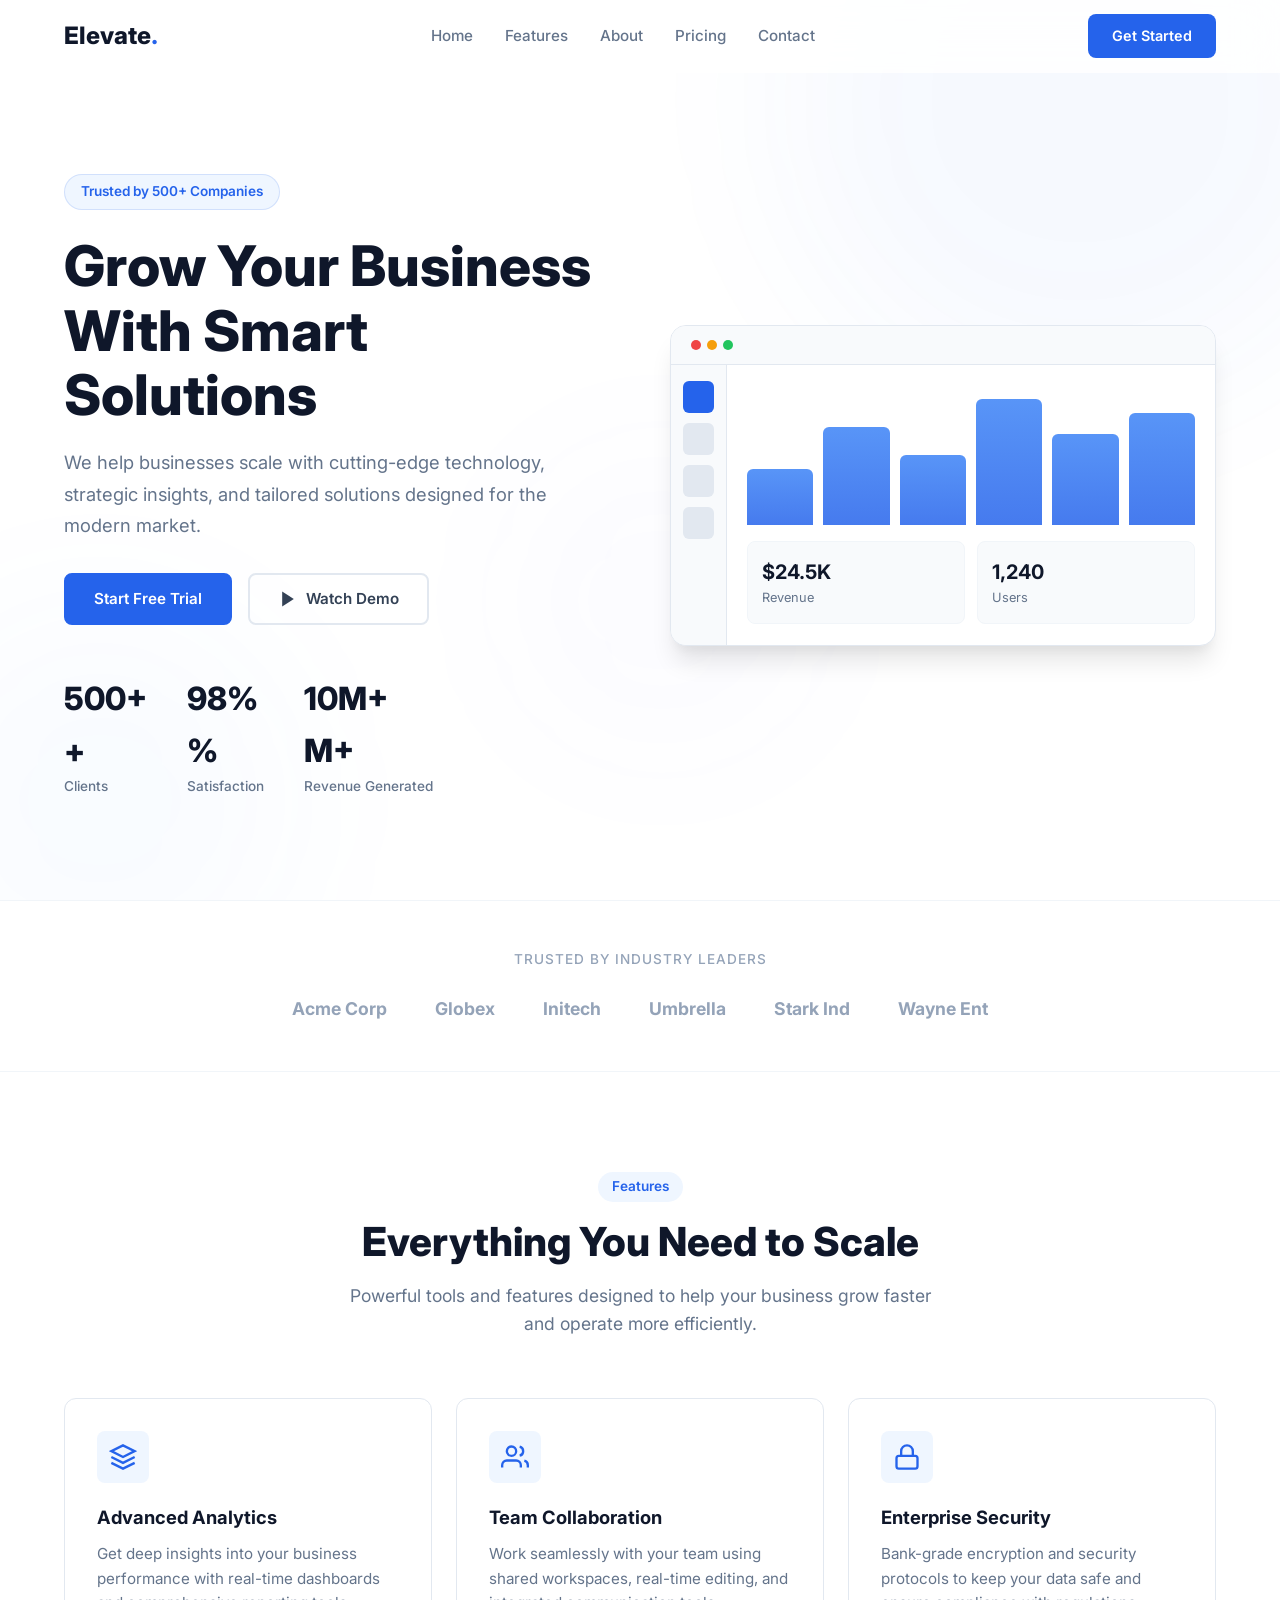
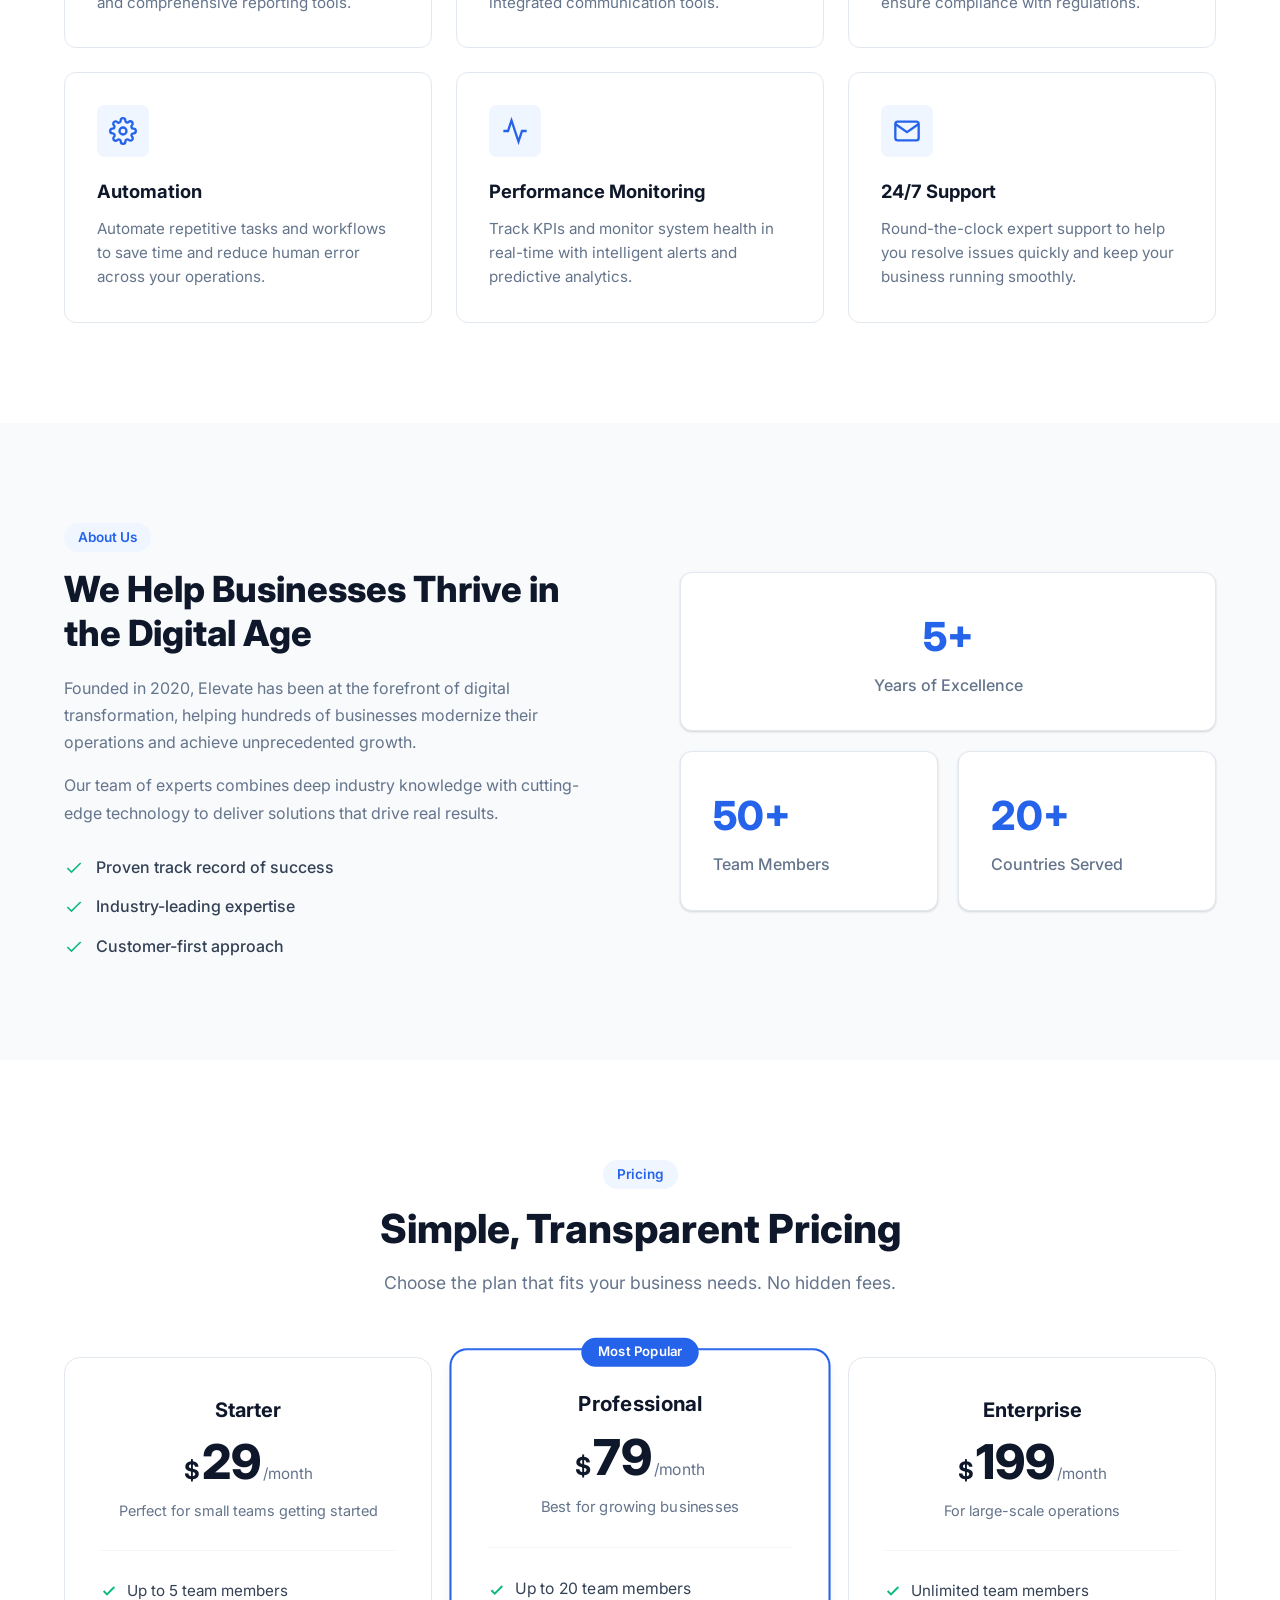
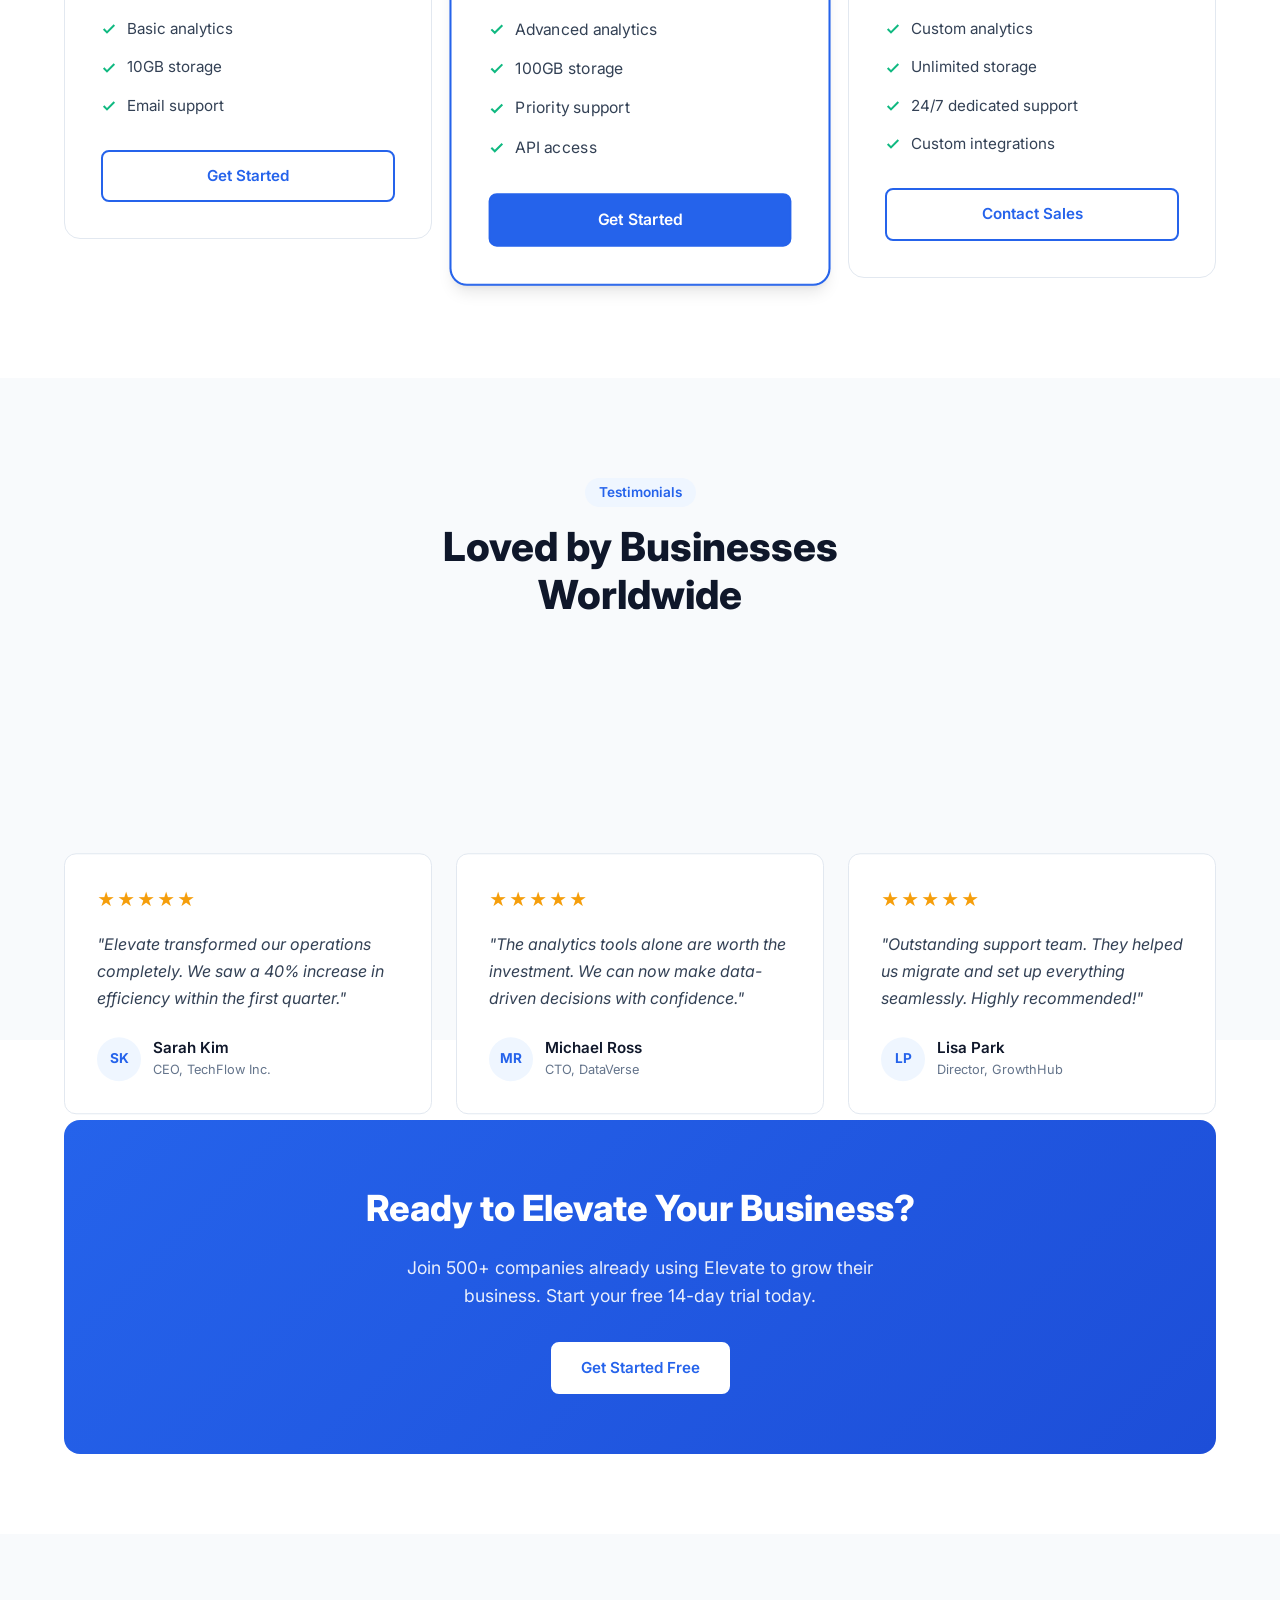
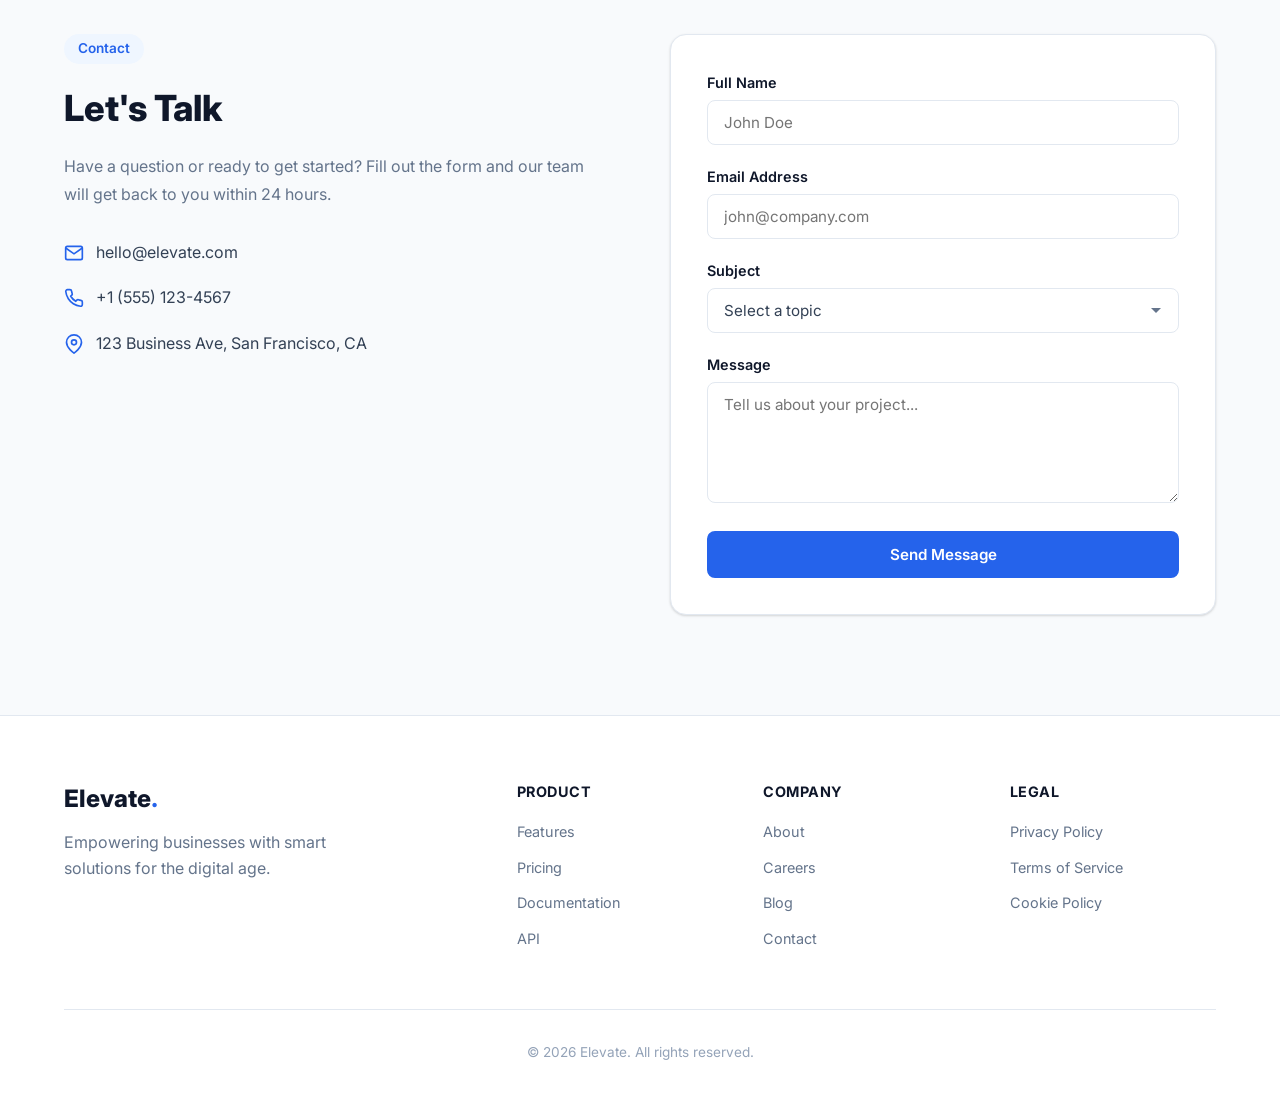
<file: index.html>
<!DOCTYPE html>
<html lang="en">
<head>
    <meta charset="UTF-8">
    <meta name="viewport" content="width=device-width, initial-scale=1.0">
    <title>Elevate - Business Solutions</title>
    <link rel="stylesheet" href="styles.css">
    <link rel="preconnect" href="https://fonts.googleapis.com">
    <link rel="preconnect" href="https://fonts.gstatic.com" crossorigin>
    <link href="https://fonts.googleapis.com/css2?family=Inter:wght@300;400;500;600;700;800&display=swap" rel="stylesheet">
</head>
<body>
    <nav class="navbar" id="navbar">
        <div class="nav-container">
            <a href="#" class="logo">Elevate<span>.</span></a>
            <ul class="nav-links" id="navLinks">
                <li><a href="#home">Home</a></li>
                <li><a href="#features">Features</a></li>
                <li><a href="#about">About</a></li>
                <li><a href="#pricing">Pricing</a></li>
                <li><a href="#contact">Contact</a></li>
            </ul>
            <button class="nav-toggle" id="navToggle" aria-label="Toggle navigation">
                <span></span>
                <span></span>
                <span></span>
            </button>
            <a href="#contact" class="nav-cta">Get Started</a>
        </div>
    </nav>

    <section class="hero" id="home">
        <div class="hero-bg">
            <div class="hero-shape hero-shape-1"></div>
            <div class="hero-shape hero-shape-2"></div>
            <div class="hero-shape hero-shape-3"></div>
        </div>
        <div class="hero-container">
            <div class="hero-content animate-on-scroll">
                <span class="hero-badge">Trusted by 500+ Companies</span>
                <h1>Grow Your Business<br>With Smart Solutions</h1>
                <p>We help businesses scale with cutting-edge technology, strategic insights, and tailored solutions designed for the modern market.</p>
                <div class="hero-buttons">
                    <a href="#contact" class="btn btn-primary">Start Free Trial</a>
                    <a href="#features" class="btn btn-secondary">
                        <svg width="20" height="20" viewBox="0 0 24 24" fill="currentColor"><polygon points="5,3 19,12 5,21"/></svg>
                        Watch Demo
                    </a>
                </div>
                <div class="hero-stats">
                    <div class="stat">
                        <span class="stat-number" data-target="500">0</span><span class="stat-suffix">+</span>
                        <span class="stat-label">Clients</span>
                    </div>
                    <div class="stat">
                        <span class="stat-number" data-target="98">0</span><span class="stat-suffix">%</span>
                        <span class="stat-label">Satisfaction</span>
                    </div>
                    <div class="stat">
                        <span class="stat-number" data-target="10">0</span><span class="stat-suffix">M+</span>
                        <span class="stat-label">Revenue Generated</span>
                    </div>
                </div>
            </div>
            <div class="hero-visual animate-on-scroll">
                <div class="dashboard-mockup">
                    <div class="mockup-header">
                        <div class="mockup-dots">
                            <span></span><span></span><span></span>
                        </div>
                    </div>
                    <div class="mockup-body">
                        <div class="mockup-sidebar">
                            <div class="sidebar-item active"></div>
                            <div class="sidebar-item"></div>
                            <div class="sidebar-item"></div>
                            <div class="sidebar-item"></div>
                        </div>
                        <div class="mockup-content">
                            <div class="chart-placeholder">
                                <div class="chart-bar" style="height: 40%"></div>
                                <div class="chart-bar" style="height: 70%"></div>
                                <div class="chart-bar" style="height: 50%"></div>
                                <div class="chart-bar" style="height: 90%"></div>
                                <div class="chart-bar" style="height: 65%"></div>
                                <div class="chart-bar" style="height: 80%"></div>
                            </div>
                            <div class="metric-cards">
                                <div class="metric-card">
                                    <div class="metric-value">$24.5K</div>
                                    <div class="metric-label">Revenue</div>
                                </div>
                                <div class="metric-card">
                                    <div class="metric-value">1,240</div>
                                    <div class="metric-label">Users</div>
                                </div>
                            </div>
                        </div>
                    </div>
                </div>
            </div>
        </div>
    </section>

    <section class="clients">
        <div class="container">
            <p class="clients-label">Trusted by industry leaders</p>
            <div class="clients-logos">
                <div class="client-logo">Acme Corp</div>
                <div class="client-logo">Globex</div>
                <div class="client-logo">Initech</div>
                <div class="client-logo">Umbrella</div>
                <div class="client-logo">Stark Ind</div>
                <div class="client-logo">Wayne Ent</div>
            </div>
        </div>
    </section>

    <section class="features" id="features">
        <div class="container">
            <div class="section-header animate-on-scroll">
                <span class="section-tag">Features</span>
                <h2>Everything You Need to Scale</h2>
                <p>Powerful tools and features designed to help your business grow faster and operate more efficiently.</p>
            </div>
            <div class="features-grid">
                <div class="feature-card animate-on-scroll">
                    <div class="feature-icon">
                        <svg width="28" height="28" viewBox="0 0 24 24" fill="none" stroke="currentColor" stroke-width="2"><path d="M12 2L2 7l10 5 10-5-10-5z"/><path d="M2 17l10 5 10-5"/><path d="M2 12l10 5 10-5"/></svg>
                    </div>
                    <h3>Advanced Analytics</h3>
                    <p>Get deep insights into your business performance with real-time dashboards and comprehensive reporting tools.</p>
                </div>
                <div class="feature-card animate-on-scroll">
                    <div class="feature-icon">
                        <svg width="28" height="28" viewBox="0 0 24 24" fill="none" stroke="currentColor" stroke-width="2"><path d="M17 21v-2a4 4 0 0 0-4-4H5a4 4 0 0 0-4 4v2"/><circle cx="9" cy="7" r="4"/><path d="M23 21v-2a4 4 0 0 0-3-3.87"/><path d="M16 3.13a4 4 0 0 1 0 7.75"/></svg>
                    </div>
                    <h3>Team Collaboration</h3>
                    <p>Work seamlessly with your team using shared workspaces, real-time editing, and integrated communication tools.</p>
                </div>
                <div class="feature-card animate-on-scroll">
                    <div class="feature-icon">
                        <svg width="28" height="28" viewBox="0 0 24 24" fill="none" stroke="currentColor" stroke-width="2"><rect x="3" y="11" width="18" height="11" rx="2" ry="2"/><path d="M7 11V7a5 5 0 0 1 10 0v4"/></svg>
                    </div>
                    <h3>Enterprise Security</h3>
                    <p>Bank-grade encryption and security protocols to keep your data safe and ensure compliance with regulations.</p>
                </div>
                <div class="feature-card animate-on-scroll">
                    <div class="feature-icon">
                        <svg width="28" height="28" viewBox="0 0 24 24" fill="none" stroke="currentColor" stroke-width="2"><circle cx="12" cy="12" r="3"/><path d="M19.4 15a1.65 1.65 0 0 0 .33 1.82l.06.06a2 2 0 0 1 0 2.83 2 2 0 0 1-2.83 0l-.06-.06a1.65 1.65 0 0 0-1.82-.33 1.65 1.65 0 0 0-1 1.51V21a2 2 0 0 1-2 2 2 2 0 0 1-2-2v-.09A1.65 1.65 0 0 0 9 19.4a1.65 1.65 0 0 0-1.82.33l-.06.06a2 2 0 0 1-2.83 0 2 2 0 0 1 0-2.83l.06-.06A1.65 1.65 0 0 0 4.68 15a1.65 1.65 0 0 0-1.51-1H3a2 2 0 0 1-2-2 2 2 0 0 1 2-2h.09A1.65 1.65 0 0 0 4.6 9a1.65 1.65 0 0 0-.33-1.82l-.06-.06a2 2 0 0 1 0-2.83 2 2 0 0 1 2.83 0l.06.06A1.65 1.65 0 0 0 9 4.68a1.65 1.65 0 0 0 1-1.51V3a2 2 0 0 1 2-2 2 2 0 0 1 2 2v.09a1.65 1.65 0 0 0 1 1.51 1.65 1.65 0 0 0 1.82-.33l.06-.06a2 2 0 0 1 2.83 0 2 2 0 0 1 0 2.83l-.06.06a1.65 1.65 0 0 0-.33 1.82V9a1.65 1.65 0 0 0 1.51 1H21a2 2 0 0 1 2 2 2 2 0 0 1-2 2h-.09a1.65 1.65 0 0 0-1.51 1z"/></svg>
                    </div>
                    <h3>Automation</h3>
                    <p>Automate repetitive tasks and workflows to save time and reduce human error across your operations.</p>
                </div>
                <div class="feature-card animate-on-scroll">
                    <div class="feature-icon">
                        <svg width="28" height="28" viewBox="0 0 24 24" fill="none" stroke="currentColor" stroke-width="2"><polyline points="22 12 18 12 15 21 9 3 6 12 2 12"/></svg>
                    </div>
                    <h3>Performance Monitoring</h3>
                    <p>Track KPIs and monitor system health in real-time with intelligent alerts and predictive analytics.</p>
                </div>
                <div class="feature-card animate-on-scroll">
                    <div class="feature-icon">
                        <svg width="28" height="28" viewBox="0 0 24 24" fill="none" stroke="currentColor" stroke-width="2"><path d="M4 4h16c1.1 0 2 .9 2 2v12c0 1.1-.9 2-2 2H4c-1.1 0-2-.9-2-2V6c0-1.1.9-2 2-2z"/><polyline points="22,6 12,13 2,6"/></svg>
                    </div>
                    <h3>24/7 Support</h3>
                    <p>Round-the-clock expert support to help you resolve issues quickly and keep your business running smoothly.</p>
                </div>
            </div>
        </div>
    </section>

    <section class="about" id="about">
        <div class="container">
            <div class="about-grid">
                <div class="about-content animate-on-scroll">
                    <span class="section-tag">About Us</span>
                    <h2>We Help Businesses Thrive in the Digital Age</h2>
                    <p>Founded in 2020, Elevate has been at the forefront of digital transformation, helping hundreds of businesses modernize their operations and achieve unprecedented growth.</p>
                    <p>Our team of experts combines deep industry knowledge with cutting-edge technology to deliver solutions that drive real results.</p>
                    <div class="about-checks">
                        <div class="check-item">
                            <svg width="20" height="20" viewBox="0 0 24 24" fill="none" stroke="currentColor" stroke-width="2"><polyline points="20 6 9 17 4 12"/></svg>
                            <span>Proven track record of success</span>
                        </div>
                        <div class="check-item">
                            <svg width="20" height="20" viewBox="0 0 24 24" fill="none" stroke="currentColor" stroke-width="2"><polyline points="20 6 9 17 4 12"/></svg>
                            <span>Industry-leading expertise</span>
                        </div>
                        <div class="check-item">
                            <svg width="20" height="20" viewBox="0 0 24 24" fill="none" stroke="currentColor" stroke-width="2"><polyline points="20 6 9 17 4 12"/></svg>
                            <span>Customer-first approach</span>
                        </div>
                    </div>
                </div>
                <div class="about-visual animate-on-scroll">
                    <div class="about-card about-card-1">
                        <div class="about-card-number">5+</div>
                        <div class="about-card-text">Years of Excellence</div>
                    </div>
                    <div class="about-card about-card-2">
                        <div class="about-card-number">50+</div>
                        <div class="about-card-text">Team Members</div>
                    </div>
                    <div class="about-card about-card-3">
                        <div class="about-card-number">20+</div>
                        <div class="about-card-text">Countries Served</div>
                    </div>
                </div>
            </div>
        </div>
    </section>

    <section class="pricing" id="pricing">
        <div class="container">
            <div class="section-header animate-on-scroll">
                <span class="section-tag">Pricing</span>
                <h2>Simple, Transparent Pricing</h2>
                <p>Choose the plan that fits your business needs. No hidden fees.</p>
            </div>
            <div class="pricing-grid">
                <div class="pricing-card animate-on-scroll">
                    <div class="pricing-header">
                        <h3>Starter</h3>
                        <div class="price"><span class="currency">$</span><span class="amount">29</span><span class="period">/month</span></div>
                        <p>Perfect for small teams getting started</p>
                    </div>
                    <ul class="pricing-features">
                        <li><svg width="16" height="16" viewBox="0 0 24 24" fill="none" stroke="currentColor" stroke-width="3"><polyline points="20 6 9 17 4 12"/></svg>Up to 5 team members</li>
                        <li><svg width="16" height="16" viewBox="0 0 24 24" fill="none" stroke="currentColor" stroke-width="3"><polyline points="20 6 9 17 4 12"/></svg>Basic analytics</li>
                        <li><svg width="16" height="16" viewBox="0 0 24 24" fill="none" stroke="currentColor" stroke-width="3"><polyline points="20 6 9 17 4 12"/></svg>10GB storage</li>
                        <li><svg width="16" height="16" viewBox="0 0 24 24" fill="none" stroke="currentColor" stroke-width="3"><polyline points="20 6 9 17 4 12"/></svg>Email support</li>
                    </ul>
                    <a href="#contact" class="btn btn-outline">Get Started</a>
                </div>
                <div class="pricing-card featured animate-on-scroll">
                    <div class="pricing-badge">Most Popular</div>
                    <div class="pricing-header">
                        <h3>Professional</h3>
                        <div class="price"><span class="currency">$</span><span class="amount">79</span><span class="period">/month</span></div>
                        <p>Best for growing businesses</p>
                    </div>
                    <ul class="pricing-features">
                        <li><svg width="16" height="16" viewBox="0 0 24 24" fill="none" stroke="currentColor" stroke-width="3"><polyline points="20 6 9 17 4 12"/></svg>Up to 20 team members</li>
                        <li><svg width="16" height="16" viewBox="0 0 24 24" fill="none" stroke="currentColor" stroke-width="3"><polyline points="20 6 9 17 4 12"/></svg>Advanced analytics</li>
                        <li><svg width="16" height="16" viewBox="0 0 24 24" fill="none" stroke="currentColor" stroke-width="3"><polyline points="20 6 9 17 4 12"/></svg>100GB storage</li>
                        <li><svg width="16" height="16" viewBox="0 0 24 24" fill="none" stroke="currentColor" stroke-width="3"><polyline points="20 6 9 17 4 12"/></svg>Priority support</li>
                        <li><svg width="16" height="16" viewBox="0 0 24 24" fill="none" stroke="currentColor" stroke-width="3"><polyline points="20 6 9 17 4 12"/></svg>API access</li>
                    </ul>
                    <a href="#contact" class="btn btn-primary">Get Started</a>
                </div>
                <div class="pricing-card animate-on-scroll">
                    <div class="pricing-header">
                        <h3>Enterprise</h3>
                        <div class="price"><span class="currency">$</span><span class="amount">199</span><span class="period">/month</span></div>
                        <p>For large-scale operations</p>
                    </div>
                    <ul class="pricing-features">
                        <li><svg width="16" height="16" viewBox="0 0 24 24" fill="none" stroke="currentColor" stroke-width="3"><polyline points="20 6 9 17 4 12"/></svg>Unlimited team members</li>
                        <li><svg width="16" height="16" viewBox="0 0 24 24" fill="none" stroke="currentColor" stroke-width="3"><polyline points="20 6 9 17 4 12"/></svg>Custom analytics</li>
                        <li><svg width="16" height="16" viewBox="0 0 24 24" fill="none" stroke="currentColor" stroke-width="3"><polyline points="20 6 9 17 4 12"/></svg>Unlimited storage</li>
                        <li><svg width="16" height="16" viewBox="0 0 24 24" fill="none" stroke="currentColor" stroke-width="3"><polyline points="20 6 9 17 4 12"/></svg>24/7 dedicated support</li>
                        <li><svg width="16" height="16" viewBox="0 0 24 24" fill="none" stroke="currentColor" stroke-width="3"><polyline points="20 6 9 17 4 12"/></svg>Custom integrations</li>
                    </ul>
                    <a href="#contact" class="btn btn-outline">Contact Sales</a>
                </div>
            </div>
        </div>
    </section>

    <section class="testimonials">
        <div class="container">
            <div class="section-header animate-on-scroll">
                <span class="section-tag">Testimonials</span>
                <h2>Loved by Businesses Worldwide</h2>
            </div>
            <div class="testimonials-grid">
                <div class="testimonial-card animate-on-scroll">
                    <div class="testimonial-stars">&#9733;&#9733;&#9733;&#9733;&#9733;</div>
                    <p>"Elevate transformed our operations completely. We saw a 40% increase in efficiency within the first quarter."</p>
                    <div class="testimonial-author">
                        <div class="author-avatar">SK</div>
                        <div>
                            <div class="author-name">Sarah Kim</div>
                            <div class="author-role">CEO, TechFlow Inc.</div>
                        </div>
                    </div>
                </div>
                <div class="testimonial-card animate-on-scroll">
                    <div class="testimonial-stars">&#9733;&#9733;&#9733;&#9733;&#9733;</div>
                    <p>"The analytics tools alone are worth the investment. We can now make data-driven decisions with confidence."</p>
                    <div class="testimonial-author">
                        <div class="author-avatar">MR</div>
                        <div>
                            <div class="author-name">Michael Ross</div>
                            <div class="author-role">CTO, DataVerse</div>
                        </div>
                    </div>
                </div>
                <div class="testimonial-card animate-on-scroll">
                    <div class="testimonial-stars">&#9733;&#9733;&#9733;&#9733;&#9733;</div>
                    <p>"Outstanding support team. They helped us migrate and set up everything seamlessly. Highly recommended!"</p>
                    <div class="testimonial-author">
                        <div class="author-avatar">LP</div>
                        <div>
                            <div class="author-name">Lisa Park</div>
                            <div class="author-role">Director, GrowthHub</div>
                        </div>
                    </div>
                </div>
            </div>
        </div>
    </section>

    <section class="cta">
        <div class="container">
            <div class="cta-content animate-on-scroll">
                <h2>Ready to Elevate Your Business?</h2>
                <p>Join 500+ companies already using Elevate to grow their business. Start your free 14-day trial today.</p>
                <a href="#contact" class="btn btn-white">Get Started Free</a>
            </div>
        </div>
    </section>

    <section class="contact" id="contact">
        <div class="container">
            <div class="contact-grid">
                <div class="contact-info animate-on-scroll">
                    <span class="section-tag">Contact</span>
                    <h2>Let's Talk</h2>
                    <p>Have a question or ready to get started? Fill out the form and our team will get back to you within 24 hours.</p>
                    <div class="contact-details">
                        <div class="contact-item">
                            <svg width="20" height="20" viewBox="0 0 24 24" fill="none" stroke="currentColor" stroke-width="2"><path d="M4 4h16c1.1 0 2 .9 2 2v12c0 1.1-.9 2-2 2H4c-1.1 0-2-.9-2-2V6c0-1.1.9-2 2-2z"/><polyline points="22,6 12,13 2,6"/></svg>
                            <span>hello@elevate.com</span>
                        </div>
                        <div class="contact-item">
                            <svg width="20" height="20" viewBox="0 0 24 24" fill="none" stroke="currentColor" stroke-width="2"><path d="M22 16.92v3a2 2 0 0 1-2.18 2 19.79 19.79 0 0 1-8.63-3.07 19.5 19.5 0 0 1-6-6 19.79 19.79 0 0 1-3.07-8.67A2 2 0 0 1 4.11 2h3a2 2 0 0 1 2 1.72 12.84 12.84 0 0 0 .7 2.81 2 2 0 0 1-.45 2.11L8.09 9.91a16 16 0 0 0 6 6l1.27-1.27a2 2 0 0 1 2.11-.45 12.84 12.84 0 0 0 2.81.7A2 2 0 0 1 22 16.92z"/></svg>
                            <span>+1 (555) 123-4567</span>
                        </div>
                        <div class="contact-item">
                            <svg width="20" height="20" viewBox="0 0 24 24" fill="none" stroke="currentColor" stroke-width="2"><path d="M21 10c0 7-9 13-9 13s-9-6-9-13a9 9 0 0 1 18 0z"/><circle cx="12" cy="10" r="3"/></svg>
                            <span>123 Business Ave, San Francisco, CA</span>
                        </div>
                    </div>
                </div>
                <form class="contact-form animate-on-scroll" id="contactForm">
                    <div class="form-group">
                        <label for="name">Full Name</label>
                        <input type="text" id="name" name="name" placeholder="John Doe" required>
                    </div>
                    <div class="form-group">
                        <label for="email">Email Address</label>
                        <input type="email" id="email" name="email" placeholder="john@company.com" required>
                    </div>
                    <div class="form-group">
                        <label for="subject">Subject</label>
                        <select id="subject" name="subject" required>
                            <option value="" disabled selected>Select a topic</option>
                            <option value="general">General Inquiry</option>
                            <option value="sales">Sales</option>
                            <option value="support">Support</option>
                            <option value="partnership">Partnership</option>
                        </select>
                    </div>
                    <div class="form-group">
                        <label for="message">Message</label>
                        <textarea id="message" name="message" rows="5" placeholder="Tell us about your project..." required></textarea>
                    </div>
                    <button type="submit" class="btn btn-primary btn-full">Send Message</button>
                    <div class="form-success" id="formSuccess">
                        <svg width="24" height="24" viewBox="0 0 24 24" fill="none" stroke="currentColor" stroke-width="2"><path d="M22 11.08V12a10 10 0 1 1-5.93-9.14"/><polyline points="22 4 12 14.01 9 11.01"/></svg>
                        <span>Message sent successfully! We'll get back to you soon.</span>
                    </div>
                </form>
            </div>
        </div>
    </section>

    <footer class="footer">
        <div class="container">
            <div class="footer-grid">
                <div class="footer-brand">
                    <a href="#" class="logo">Elevate<span>.</span></a>
                    <p>Empowering businesses with smart solutions for the digital age.</p>
                </div>
                <div class="footer-links">
                    <h4>Product</h4>
                    <ul>
                        <li><a href="#features">Features</a></li>
                        <li><a href="#pricing">Pricing</a></li>
                        <li><a href="#">Documentation</a></li>
                        <li><a href="#">API</a></li>
                    </ul>
                </div>
                <div class="footer-links">
                    <h4>Company</h4>
                    <ul>
                        <li><a href="#about">About</a></li>
                        <li><a href="#">Careers</a></li>
                        <li><a href="#">Blog</a></li>
                        <li><a href="#contact">Contact</a></li>
                    </ul>
                </div>
                <div class="footer-links">
                    <h4>Legal</h4>
                    <ul>
                        <li><a href="#">Privacy Policy</a></li>
                        <li><a href="#">Terms of Service</a></li>
                        <li><a href="#">Cookie Policy</a></li>
                    </ul>
                </div>
            </div>
            <div class="footer-bottom">
                <p>&copy; 2026 Elevate. All rights reserved.</p>
            </div>
        </div>
    </footer>

    <script src="script.js"></script>
</body>
</html>
</file>
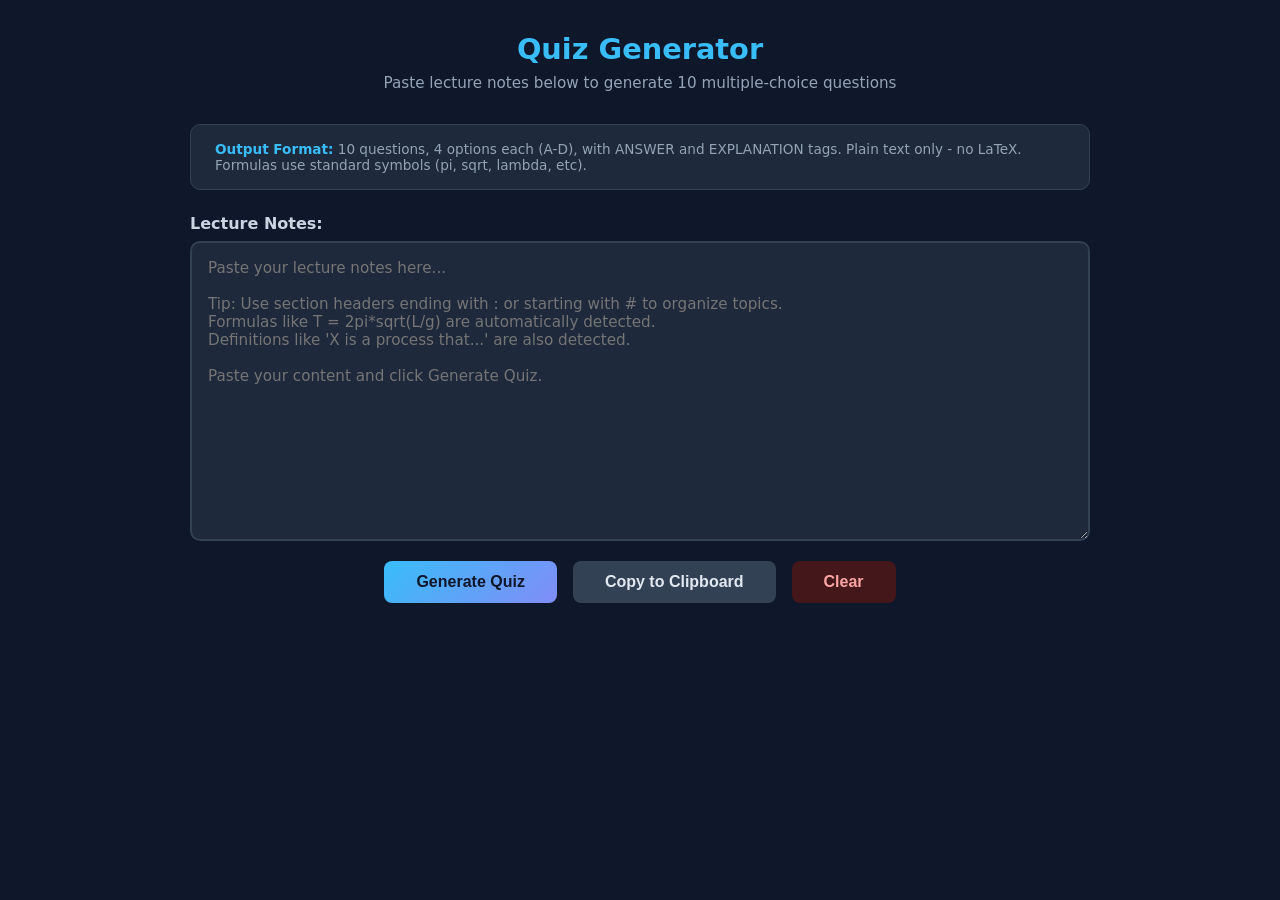
<file: quiz_generator.html>
<!DOCTYPE html>
<html lang="en">
<head>
<meta charset="UTF-8">
<meta name="viewport" content="width=device-width, initial-scale=1.0">
<title>Quiz Generator - Lecture Notes to MCQ</title>
<style>
  * { box-sizing: border-box; margin: 0; padding: 0; }
  body { font-family: 'Segoe UI', system-ui, sans-serif; background: #0f172a; color: #e2e8f0; min-height: 100vh; padding: 2rem; }
  .container { max-width: 900px; margin: 0 auto; }
  h1 { text-align: center; font-size: 1.8rem; margin-bottom: 0.5rem; color: #38bdf8; }
  .subtitle { text-align: center; color: #94a3b8; margin-bottom: 2rem; font-size: 0.95rem; }
  label { display: block; font-weight: 600; margin-bottom: 0.5rem; color: #cbd5e1; }
  textarea { width: 100%; height: 300px; padding: 1rem; border: 2px solid #334155; border-radius: 10px; background: #1e293b; color: #e2e8f0; font-size: 0.95rem; resize: vertical; font-family: inherit; }
  textarea:focus { outline: none; border-color: #38bdf8; }
  .btn-row { display: flex; gap: 1rem; margin-top: 1rem; justify-content: center; flex-wrap: wrap; }
  button { padding: 0.75rem 2rem; border: none; border-radius: 8px; font-size: 1rem; font-weight: 600; cursor: pointer; transition: transform 0.15s, box-shadow 0.15s; }
  button:hover { transform: translateY(-1px); }
  .btn-gen { background: linear-gradient(135deg, #38bdf8, #818cf8); color: #0f172a; }
  .btn-gen:hover { box-shadow: 0 4px 20px rgba(56,189,248,0.4); }
  .btn-copy { background: #334155; color: #e2e8f0; }
  .btn-copy:hover { background: #475569; }
  .btn-clear { background: #44171a; color: #fca5a5; }
  .btn-clear:hover { background: #6b2128; }
  #output { margin-top: 2rem; display: none; }
  #output pre { background: #1e293b; border: 2px solid #334155; border-radius: 10px; padding: 1.5rem; white-space: pre-wrap; font-family: 'Cascadia Code', 'Fira Code', monospace; font-size: 0.88rem; line-height: 1.7; color: #e2e8f0; max-height: 600px; overflow-y: auto; }
  .stats { text-align: center; color: #64748b; margin-top: 1rem; font-size: 0.85rem; }
  .rules { background: #1e293b; border: 1px solid #334155; border-radius: 10px; padding: 1rem 1.5rem; margin-bottom: 1.5rem; font-size: 0.85rem; color: #94a3b8; }
  .rules strong { color: #38bdf8; }
</style>
</head>
<body>
<div class="container">
  <h1>Quiz Generator</h1>
  <p class="subtitle">Paste lecture notes below to generate 10 multiple-choice questions</p>

  <div class="rules">
    <strong>Output Format:</strong> 10 questions, 4 options each (A-D), with ANSWER and EXPLANATION tags.
    Plain text only - no LaTeX. Formulas use standard symbols (pi, sqrt, lambda, etc).
  </div>

  <label for="notes">Lecture Notes:</label>
  <textarea id="notes" placeholder="Paste your lecture notes here...

Tip: Use section headers ending with : or starting with # to organize topics.
Formulas like T = 2pi*sqrt(L/g) are automatically detected.
Definitions like 'X is a process that...' are also detected.

Paste your content and click Generate Quiz."></textarea>

  <div class="btn-row">
    <button class="btn-gen" onclick="generateQuiz()">Generate Quiz</button>
    <button class="btn-copy" onclick="copyOutput()">Copy to Clipboard</button>
    <button class="btn-clear" onclick="clearAll()">Clear</button>
  </div>

  <div id="output">
    <pre id="quizText"></pre>
    <p class="stats" id="stats"></p>
  </div>
</div>

<script>
function generateQuiz() {
  const notes = document.getElementById('notes').value.trim();
  if (!notes) { alert('Please paste your lecture notes first.'); return; }

  const topics = extractTopics(notes);
  const formulas = findFormulas(notes);
  const definitions = findDefinitions(notes);
  const keyTerms = findKeyTerms(notes);

  const questions = [];
  const usedTexts = new Set();

  // Generate formula questions
  for (const f of formulas) {
    if (questions.length >= 10) break;
    const parts = f.split('=').map(s => s.trim());
    if (parts.length !== 2) continue;
    const varName = parts[0];
    const expr = parts[1];
    const qText = `In the formula ${f.trim()}, what does '${varName}' typically represent?`;
    if (usedTexts.has(qText)) continue;
    usedTexts.add(qText);
    const opts = shuffle([
      'The dependent variable being solved for',
      'A constant of proportionality',
      'The independent input variable',
      'An error or correction term'
    ]);
    questions.push({
      q: qText,
      opts: opts,
      answer: opts[0],
      explanation: `In the formula ${f.trim()}, ${varName} is the dependent variable that is expressed in terms of ${expr}.`
    });
  }

  // Generate definition questions
  for (const [term, defn] of definitions) {
    if (questions.length >= 10) break;
    const qText = `Which of the following best describes '${term.trim()}'?`;
    if (usedTexts.has(qText)) continue;
    usedTexts.add(qText);
    const wrongOpts = [
      'A type of measurement unit used in physics',
      'A mathematical operator for differentiation',
      'A physical constant with fixed value'
    ];
    const opts = shuffle([defn.trim(), ...wrongOpts]);
    questions.push({
      q: qText,
      opts: opts,
      answer: defn.trim(),
      explanation: `According to the lecture, ${term.trim()} is defined as: ${defn.trim()}.`
    });
  }

  // Generate key term questions
  for (const term of keyTerms) {
    if (questions.length >= 10) break;
    if (term.length < 4 || term.length > 50) continue;
    const qText = `What is the significance of '${term.trim()}' in this lecture?`;
    if (usedTexts.has(qText)) continue;
    usedTexts.add(qText);
    const opts = shuffle([
      'It is a key concept discussed in the material',
      'It is a unit of measurement',
      'It is a mathematical proof technique',
      'It is an experimental apparatus'
    ]);
    questions.push({
      q: qText,
      opts: opts,
      answer: 'It is a key concept discussed in the material',
      explanation: `'${term.trim()}' is an important term highlighted in the lecture notes.`
    });
  }

  // Generate topic-based questions
  for (const topic of topics) {
    if (questions.length >= 10) break;
    const qText = `The lecture section '${topic.title}' primarily covers:`;
    if (usedTexts.has(qText)) continue;
    usedTexts.add(qText);
    const snippet = topic.content[0] ? topic.content[0].substring(0, 80) : topic.title;
    const opts = shuffle([
      snippet + '...',
      'Historical context and background',
      'Advanced mathematical derivations',
      'Laboratory experimental procedures'
    ]);
    questions.push({
      q: qText,
      opts: opts,
      answer: snippet + '...',
      explanation: `The section '${topic.title}' focuses on the content described.`
    });
  }

  // Fill remaining with general comprehension questions
  const generalTemplates = [
    { q: 'Which study strategy would best help master this lecture material?', opts: ['Active recall and spaced repetition', 'Reading notes once quickly', 'Highlighting all text', 'Memorizing without understanding'], a: 'Active recall and spaced repetition', exp: 'Active recall with spaced repetition is the most effective study technique for long-term retention.' },
    { q: 'What is the primary purpose of reviewing lecture notes after class?', opts: ['To reinforce learning and fill gaps in understanding', 'To rewrite everything verbatim', 'To memorize every word', 'To prepare for a different subject'], a: 'To reinforce learning and fill gaps in understanding', exp: 'Post-lecture review helps consolidate memory and identify areas needing clarification.' },
    { q: 'When encountering an unfamiliar term in lecture notes, you should:', opts: ['Look up the definition and relate it to context', 'Skip it and move on', 'Memorize the spelling only', 'Ignore it as it will not be tested'], a: 'Look up the definition and relate it to context', exp: 'Understanding terms in context builds deeper comprehension.' },
    { q: 'How should formulas in lecture notes be studied effectively?', opts: ['Practice deriving and applying them', 'Only memorize the final form', 'Skip all mathematical content', 'Copy them without understanding'], a: 'Practice deriving and applying them', exp: 'Understanding how formulas are derived and when to apply them leads to true mastery.' },
  ];

  for (const g of generalTemplates) {
    if (questions.length >= 10) break;
    if (usedTexts.has(g.q)) continue;
    usedTexts.add(g.q);
    questions.push({ q: g.q, opts: shuffle([...g.opts]), answer: g.a, explanation: g.exp });
  }

  // Format output
  let output = '';
  for (let i = 0; i < questions.length; i++) {
    const q = questions[i];
    const answerLetter = String.fromCharCode(65 + q.opts.indexOf(q.answer));
    output += `Q${i+1}: ${q.q}\n`;
    output += `A: ${q.opts[0]}\n`;
    output += `B: ${q.opts[1]}\n`;
    output += `C: ${q.opts[2]}\n`;
    output += `D: ${q.opts[3]}\n`;
    output += `ANSWER: ${answerLetter}\n`;
    output += `EXPLANATION: ${q.explanation}\n\n`;
  }

  document.getElementById('quizText').textContent = output.trim();
  document.getElementById('output').style.display = 'block';
  document.getElementById('stats').textContent = `Generated ${questions.length} questions from ${topics.length} topic(s), ${formulas.length} formula(s), ${definitions.length} definition(s), and ${keyTerms.length} key term(s).`;
}

function extractTopics(notes) {
  const topics = [];
  let current = { title: 'General', content: [] };
  const lines = notes.split('\n');
  for (const line of lines) {
    const s = line.trim();
    if (!s) continue;
    if (s.endsWith(':') || s.startsWith('#')) {
      if (current.content.length) topics.push(current);
      current = { title: s.replace(/^#+\s*/, '').replace(/:$/, '').trim(), content: [] };
    } else {
      current.content.push(s);
    }
  }
  if (current.content.length) topics.push(current);
  return topics;
}

function findFormulas(text) {
  const matches = text.match(/[A-Za-z]\s*=\s*[^,;\n]+/g) || [];
  return [...new Set(matches)].slice(0, 5);
}

function findDefinitions(text) {
  const patterns = [
    /([A-Z][a-zA-Z\s]+)\s+is\s+(?:a|an|the)\s+(.+?)(?:\.|$)/gm,
    /([A-Z][a-zA-Z\s]+)\s+refers to\s+(.+?)(?:\.|$)/gm,
    /([A-Z][a-zA-Z\s]+)\s+means\s+(.+?)(?:\.|$)/gm
  ];
  const defs = [];
  for (const p of patterns) {
    let m;
    while ((m = p.exec(text)) !== null) {
      if (m[1].trim().length > 2 && m[1].trim().length < 40) {
        defs.push([m[1].trim(), m[2].trim()]);
      }
    }
  }
  return defs.slice(0, 5);
}

function findKeyTerms(text) {
  const bold = (text.match(/\*\*([^*]+)\*\*/g) || []).map(s => s.replace(/\*\*/g, ''));
  const paren = (text.match(/\(([^)]{3,45})\)/g) || []).map(s => s.slice(1, -1));
  return [...new Set([...bold, ...paren])].slice(0, 5);
}

function shuffle(arr) {
  const a = [...arr];
  for (let i = a.length - 1; i > 0; i--) {
    const j = Math.floor(Math.random() * (i + 1));
    [a[i], a[j]] = [a[j], a[i]];
  }
  return a;
}

function copyOutput() {
  const text = document.getElementById('quizText').textContent;
  if (!text) { alert('Generate a quiz first.'); return; }
  navigator.clipboard.writeText(text).then(() => {
    const btn = document.querySelector('.btn-copy');
    btn.textContent = 'Copied!';
    setTimeout(() => btn.textContent = 'Copy to Clipboard', 1500);
  });
}

function clearAll() {
  document.getElementById('notes').value = '';
  document.getElementById('quizText').textContent = '';
  document.getElementById('output').style.display = 'none';
  document.getElementById('stats').textContent = '';
}
</script>
</body>
</html>
</file>
<file: styles.css>
:root {
    --primary: #2563eb;
    --primary-dark: #1d4ed8;
    --primary-light: #3b82f6;
    --primary-bg: #eff6ff;
    --secondary: #0f172a;
    --text: #334155;
    --text-light: #64748b;
    --text-lighter: #94a3b8;
    --bg: #ffffff;
    --bg-alt: #f8fafc;
    --border: #e2e8f0;
    --border-light: #f1f5f9;
    --success: #10b981;
    --warning: #f59e0b;
    --shadow-sm: 0 1px 2px rgba(0,0,0,0.05);
    --shadow: 0 1px 3px rgba(0,0,0,0.1), 0 1px 2px rgba(0,0,0,0.06);
    --shadow-md: 0 4px 6px -1px rgba(0,0,0,0.1), 0 2px 4px -1px rgba(0,0,0,0.06);
    --shadow-lg: 0 10px 15px -3px rgba(0,0,0,0.1), 0 4px 6px -2px rgba(0,0,0,0.05);
    --shadow-xl: 0 20px 25px -5px rgba(0,0,0,0.1), 0 10px 10px -5px rgba(0,0,0,0.04);
    --radius: 8px;
    --radius-lg: 12px;
    --radius-xl: 16px;
    --transition: all 0.3s cubic-bezier(0.4, 0, 0.2, 1);
}

*, *::before, *::after {
    margin: 0;
    padding: 0;
    box-sizing: border-box;
}

html {
    scroll-behavior: smooth;
    scroll-padding-top: 80px;
}

body {
    font-family: 'Inter', -apple-system, BlinkMacSystemFont, sans-serif;
    color: var(--text);
    background: var(--bg);
    line-height: 1.6;
    overflow-x: hidden;
}

.container {
    max-width: 1200px;
    margin: 0 auto;
    padding: 0 24px;
}

a {
    text-decoration: none;
    color: inherit;
}

ul { list-style: none; }

/* Animations */
.animate-on-scroll {
    opacity: 0;
    transform: translateY(30px);
    transition: opacity 0.6s ease, transform 0.6s ease;
}

.animate-on-scroll.visible {
    opacity: 1;
    transform: translateY(0);
}

/* Buttons */
.btn {
    display: inline-flex;
    align-items: center;
    gap: 8px;
    padding: 12px 28px;
    border-radius: var(--radius);
    font-weight: 600;
    font-size: 0.95rem;
    border: 2px solid transparent;
    cursor: pointer;
    transition: var(--transition);
    font-family: inherit;
}

.btn-primary {
    background: var(--primary);
    color: white;
    border-color: var(--primary);
}
.btn-primary:hover {
    background: var(--primary-dark);
    border-color: var(--primary-dark);
    transform: translateY(-2px);
    box-shadow: 0 8px 25px rgba(37, 99, 235, 0.35);
}

.btn-secondary {
    background: transparent;
    color: var(--text);
    border-color: var(--border);
}
.btn-secondary:hover {
    border-color: var(--text);
    transform: translateY(-2px);
}

.btn-outline {
    background: transparent;
    color: var(--primary);
    border-color: var(--primary);
}
.btn-outline:hover {
    background: var(--primary);
    color: white;
    transform: translateY(-2px);
}

.btn-white {
    background: white;
    color: var(--primary);
    border-color: white;
}
.btn-white:hover {
    background: var(--bg-alt);
    transform: translateY(-2px);
    box-shadow: 0 8px 25px rgba(0,0,0,0.15);
}

.btn-full { width: 100%; justify-content: center; }

/* Section tags */
.section-tag {
    display: inline-block;
    padding: 4px 14px;
    background: var(--primary-bg);
    color: var(--primary);
    border-radius: 50px;
    font-size: 0.85rem;
    font-weight: 600;
    margin-bottom: 16px;
}

.section-header {
    text-align: center;
    max-width: 600px;
    margin: 0 auto 60px;
}
.section-header h2 {
    font-size: 2.5rem;
    font-weight: 800;
    color: var(--secondary);
    margin-bottom: 16px;
    line-height: 1.2;
}
.section-header p {
    color: var(--text-light);
    font-size: 1.1rem;
}

/* Navbar */
.navbar {
    position: fixed;
    top: 0;
    left: 0;
    right: 0;
    z-index: 1000;
    background: rgba(255, 255, 255, 0.85);
    backdrop-filter: blur(20px);
    -webkit-backdrop-filter: blur(20px);
    border-bottom: 1px solid transparent;
    transition: var(--transition);
}

.navbar.scrolled {
    border-bottom-color: var(--border);
    box-shadow: var(--shadow-sm);
}

.nav-container {
    max-width: 1200px;
    margin: 0 auto;
    padding: 0 24px;
    display: flex;
    align-items: center;
    justify-content: space-between;
    height: 72px;
}

.logo {
    font-size: 1.5rem;
    font-weight: 800;
    color: var(--secondary);
}
.logo span { color: var(--primary); }

.nav-links {
    display: flex;
    gap: 32px;
}
.nav-links a {
    font-weight: 500;
    color: var(--text-light);
    transition: var(--transition);
    font-size: 0.95rem;
}
.nav-links a:hover { color: var(--primary); }

.nav-cta {
    display: inline-flex;
    align-items: center;
    padding: 10px 24px;
    background: var(--primary);
    color: white !important;
    border-radius: var(--radius);
    font-weight: 600;
    font-size: 0.9rem;
    transition: var(--transition);
}
.nav-cta:hover {
    background: var(--primary-dark);
    transform: translateY(-1px);
}

.nav-toggle {
    display: none;
    flex-direction: column;
    gap: 5px;
    background: none;
    border: none;
    cursor: pointer;
    padding: 4px;
}
.nav-toggle span {
    display: block;
    width: 24px;
    height: 2px;
    background: var(--secondary);
    border-radius: 2px;
    transition: var(--transition);
}

/* Hero */
.hero {
    position: relative;
    min-height: 100vh;
    display: flex;
    align-items: center;
    padding-top: 72px;
    overflow: hidden;
}

.hero-bg {
    position: absolute;
    inset: 0;
    pointer-events: none;
}

.hero-shape {
    position: absolute;
    border-radius: 50%;
    filter: blur(80px);
    opacity: 0.5;
}
.hero-shape-1 {
    width: 600px;
    height: 600px;
    background: rgba(37, 99, 235, 0.08);
    top: -200px;
    right: -100px;
}
.hero-shape-2 {
    width: 400px;
    height: 400px;
    background: rgba(59, 130, 246, 0.06);
    bottom: -100px;
    left: -100px;
}
.hero-shape-3 {
    width: 300px;
    height: 300px;
    background: rgba(99, 102, 241, 0.05);
    top: 50%;
    left: 40%;
}

.hero-container {
    max-width: 1200px;
    margin: 0 auto;
    padding: 60px 24px;
    display: grid;
    grid-template-columns: 1fr 1fr;
    gap: 60px;
    align-items: center;
}

.hero-badge {
    display: inline-block;
    padding: 6px 16px;
    background: var(--primary-bg);
    color: var(--primary);
    border-radius: 50px;
    font-size: 0.85rem;
    font-weight: 600;
    margin-bottom: 24px;
    border: 1px solid rgba(37, 99, 235, 0.15);
}

.hero h1 {
    font-size: 3.5rem;
    font-weight: 800;
    color: var(--secondary);
    line-height: 1.15;
    margin-bottom: 20px;
}

.hero p {
    font-size: 1.15rem;
    color: var(--text-light);
    margin-bottom: 32px;
    max-width: 520px;
    line-height: 1.7;
}

.hero-buttons {
    display: flex;
    gap: 16px;
    margin-bottom: 48px;
    flex-wrap: wrap;
}

.hero-stats {
    display: flex;
    gap: 40px;
}

.stat {
    display: flex;
    flex-direction: column;
}
.stat-number {
    font-size: 2rem;
    font-weight: 800;
    color: var(--secondary);
}
.stat-suffix {
    font-size: 2rem;
    font-weight: 800;
    color: var(--secondary);
}
.stat-label {
    font-size: 0.85rem;
    color: var(--text-light);
    font-weight: 500;
}

/* Dashboard Mockup */
.dashboard-mockup {
    background: var(--bg);
    border-radius: var(--radius-xl);
    border: 1px solid var(--border);
    box-shadow: var(--shadow-xl);
    overflow: hidden;
    animation: float 6s ease-in-out infinite;
}

@keyframes float {
    0%, 100% { transform: translateY(0); }
    50% { transform: translateY(-12px); }
}

.mockup-header {
    padding: 14px 20px;
    background: var(--bg-alt);
    border-bottom: 1px solid var(--border);
}
.mockup-dots {
    display: flex;
    gap: 6px;
}
.mockup-dots span {
    width: 10px;
    height: 10px;
    border-radius: 50%;
}
.mockup-dots span:nth-child(1) { background: #ef4444; }
.mockup-dots span:nth-child(2) { background: #f59e0b; }
.mockup-dots span:nth-child(3) { background: #22c55e; }

.mockup-body {
    display: flex;
    min-height: 280px;
}

.mockup-sidebar {
    width: 56px;
    background: var(--bg-alt);
    border-right: 1px solid var(--border);
    padding: 16px 12px;
    display: flex;
    flex-direction: column;
    gap: 10px;
}
.sidebar-item {
    width: 100%;
    height: 32px;
    background: var(--border);
    border-radius: 6px;
    transition: var(--transition);
}
.sidebar-item.active { background: var(--primary); }

.mockup-content {
    flex: 1;
    padding: 20px;
}

.chart-placeholder {
    display: flex;
    align-items: flex-end;
    gap: 10px;
    height: 140px;
    margin-bottom: 16px;
}
.chart-bar {
    flex: 1;
    background: linear-gradient(to top, var(--primary), var(--primary-light));
    border-radius: 6px 6px 0 0;
    animation: grow 1.5s ease forwards;
    opacity: 0.85;
    transition: opacity 0.3s;
}
.chart-bar:hover { opacity: 1; }

@keyframes grow {
    from { height: 0; }
}

.metric-cards {
    display: grid;
    grid-template-columns: 1fr 1fr;
    gap: 12px;
}
.metric-card {
    padding: 14px;
    background: var(--bg-alt);
    border-radius: var(--radius);
    border: 1px solid var(--border-light);
}
.metric-value {
    font-size: 1.25rem;
    font-weight: 700;
    color: var(--secondary);
}
.metric-label {
    font-size: 0.8rem;
    color: var(--text-light);
}

/* Clients */
.clients {
    padding: 48px 0;
    border-top: 1px solid var(--border-light);
    border-bottom: 1px solid var(--border-light);
}
.clients-label {
    text-align: center;
    font-size: 0.85rem;
    color: var(--text-lighter);
    text-transform: uppercase;
    letter-spacing: 1px;
    font-weight: 500;
    margin-bottom: 24px;
}
.clients-logos {
    display: flex;
    justify-content: center;
    align-items: center;
    gap: 48px;
    flex-wrap: wrap;
}
.client-logo {
    font-size: 1.1rem;
    font-weight: 700;
    color: var(--text-lighter);
    transition: var(--transition);
}
.client-logo:hover { color: var(--text-light); }

/* Features */
.features {
    padding: 100px 0;
}
.features-grid {
    display: grid;
    grid-template-columns: repeat(3, 1fr);
    gap: 24px;
}
.feature-card {
    padding: 32px;
    background: var(--bg);
    border: 1px solid var(--border);
    border-radius: var(--radius-lg);
    transition: var(--transition);
}
.feature-card:hover {
    border-color: var(--primary);
    box-shadow: var(--shadow-lg);
    transform: translateY(-4px);
}
.feature-icon {
    width: 52px;
    height: 52px;
    display: flex;
    align-items: center;
    justify-content: center;
    background: var(--primary-bg);
    color: var(--primary);
    border-radius: var(--radius);
    margin-bottom: 20px;
}
.feature-card h3 {
    font-size: 1.15rem;
    font-weight: 700;
    color: var(--secondary);
    margin-bottom: 10px;
}
.feature-card p {
    color: var(--text-light);
    font-size: 0.95rem;
    line-height: 1.6;
}

/* About */
.about {
    padding: 100px 0;
    background: var(--bg-alt);
}
.about-grid {
    display: grid;
    grid-template-columns: 1fr 1fr;
    gap: 80px;
    align-items: center;
}
.about-content h2 {
    font-size: 2.25rem;
    font-weight: 800;
    color: var(--secondary);
    margin-bottom: 20px;
    line-height: 1.2;
}
.about-content p {
    color: var(--text-light);
    margin-bottom: 16px;
    line-height: 1.7;
}
.about-checks {
    display: flex;
    flex-direction: column;
    gap: 14px;
    margin-top: 28px;
}
.check-item {
    display: flex;
    align-items: center;
    gap: 12px;
    font-weight: 500;
    color: var(--text);
}
.check-item svg { color: var(--success); flex-shrink: 0; }

.about-visual {
    display: grid;
    grid-template-columns: 1fr 1fr;
    gap: 20px;
}
.about-card {
    padding: 32px;
    background: var(--bg);
    border-radius: var(--radius-lg);
    border: 1px solid var(--border);
    box-shadow: var(--shadow);
    transition: var(--transition);
}
.about-card:hover {
    transform: translateY(-4px);
    box-shadow: var(--shadow-lg);
}
.about-card-1 { grid-column: 1 / -1; text-align: center; }
.about-card-number {
    font-size: 2.5rem;
    font-weight: 800;
    color: var(--primary);
    margin-bottom: 4px;
}
.about-card-text {
    color: var(--text-light);
    font-weight: 500;
}

/* Pricing */
.pricing {
    padding: 100px 0;
}
.pricing-grid {
    display: grid;
    grid-template-columns: repeat(3, 1fr);
    gap: 24px;
    align-items: start;
}
.pricing-card {
    padding: 36px;
    background: var(--bg);
    border: 1px solid var(--border);
    border-radius: var(--radius-xl);
    transition: var(--transition);
    position: relative;
}
.pricing-card:hover {
    border-color: var(--primary-light);
    box-shadow: var(--shadow-lg);
    transform: translateY(-4px);
}
.pricing-card.featured {
    border-color: var(--primary);
    box-shadow: 0 0 0 1px var(--primary), var(--shadow-lg);
    transform: scale(1.03);
}
.pricing-card.featured:hover { transform: scale(1.03) translateY(-4px); }

.pricing-badge {
    position: absolute;
    top: -12px;
    left: 50%;
    transform: translateX(-50%);
    background: var(--primary);
    color: white;
    padding: 4px 16px;
    border-radius: 50px;
    font-size: 0.8rem;
    font-weight: 600;
    white-space: nowrap;
}

.pricing-header {
    text-align: center;
    margin-bottom: 28px;
    padding-bottom: 28px;
    border-bottom: 1px solid var(--border-light);
}
.pricing-header h3 {
    font-size: 1.25rem;
    font-weight: 700;
    color: var(--secondary);
    margin-bottom: 12px;
}
.price {
    display: flex;
    align-items: baseline;
    justify-content: center;
    gap: 2px;
    margin-bottom: 8px;
}
.currency { font-size: 1.5rem; font-weight: 700; color: var(--secondary); }
.amount { font-size: 3rem; font-weight: 800; color: var(--secondary); line-height: 1; }
.period { color: var(--text-light); font-size: 0.95rem; }
.pricing-header p { color: var(--text-light); font-size: 0.9rem; }

.pricing-features {
    display: flex;
    flex-direction: column;
    gap: 14px;
    margin-bottom: 32px;
}
.pricing-features li {
    display: flex;
    align-items: center;
    gap: 10px;
    font-size: 0.95rem;
    color: var(--text);
}
.pricing-features svg { color: var(--success); flex-shrink: 0; }

.pricing-card .btn { width: 100%; justify-content: center; }

/* Testimonials */
.testimonials {
    padding: 100px 0;
    background: var(--bg-alt);
}
.testimonials-grid {
    display: grid;
    grid-template-columns: repeat(3, 1fr);
    gap: 24px;
}
.testimonial-card {
    padding: 32px;
    background: var(--bg);
    border: 1px solid var(--border);
    border-radius: var(--radius-lg);
    transition: var(--transition);
}
.testimonial-card:hover {
    box-shadow: var(--shadow-lg);
    transform: translateY(-4px);
}
.testimonial-stars {
    color: #f59e0b;
    font-size: 1.1rem;
    margin-bottom: 16px;
    letter-spacing: 2px;
}
.testimonial-card p {
    color: var(--text);
    font-style: italic;
    margin-bottom: 24px;
    line-height: 1.7;
}
.testimonial-author {
    display: flex;
    align-items: center;
    gap: 12px;
}
.author-avatar {
    width: 44px;
    height: 44px;
    border-radius: 50%;
    background: var(--primary-bg);
    color: var(--primary);
    display: flex;
    align-items: center;
    justify-content: center;
    font-weight: 700;
    font-size: 0.85rem;
}
.author-name {
    font-weight: 600;
    color: var(--secondary);
    font-size: 0.95rem;
}
.author-role {
    color: var(--text-light);
    font-size: 0.8rem;
}

/* CTA */
.cta {
    padding: 80px 0;
}
.cta-content {
    text-align: center;
    padding: 60px 40px;
    background: linear-gradient(135deg, var(--primary), var(--primary-dark));
    border-radius: var(--radius-xl);
    color: white;
}
.cta-content h2 {
    font-size: 2.25rem;
    font-weight: 800;
    margin-bottom: 16px;
}
.cta-content p {
    font-size: 1.1rem;
    opacity: 0.9;
    margin-bottom: 32px;
    max-width: 500px;
    margin-left: auto;
    margin-right: auto;
}

/* Contact */
.contact {
    padding: 100px 0;
    background: var(--bg-alt);
}
.contact-grid {
    display: grid;
    grid-template-columns: 1fr 1fr;
    gap: 60px;
}
.contact-info h2 {
    font-size: 2.25rem;
    font-weight: 800;
    color: var(--secondary);
    margin-bottom: 16px;
}
.contact-info > p {
    color: var(--text-light);
    margin-bottom: 32px;
    line-height: 1.7;
}
.contact-details {
    display: flex;
    flex-direction: column;
    gap: 20px;
}
.contact-item {
    display: flex;
    align-items: center;
    gap: 12px;
    color: var(--text);
}
.contact-item svg { color: var(--primary); flex-shrink: 0; }

.contact-form {
    background: var(--bg);
    padding: 36px;
    border-radius: var(--radius-xl);
    border: 1px solid var(--border);
    box-shadow: var(--shadow);
}
.form-group {
    margin-bottom: 20px;
}
.form-group label {
    display: block;
    font-weight: 600;
    font-size: 0.9rem;
    color: var(--secondary);
    margin-bottom: 6px;
}
.form-group input,
.form-group select,
.form-group textarea {
    width: 100%;
    padding: 12px 16px;
    border: 1px solid var(--border);
    border-radius: var(--radius);
    font-family: inherit;
    font-size: 0.95rem;
    color: var(--text);
    background: var(--bg);
    transition: var(--transition);
    outline: none;
}
.form-group input:focus,
.form-group select:focus,
.form-group textarea:focus {
    border-color: var(--primary);
    box-shadow: 0 0 0 3px rgba(37, 99, 235, 0.1);
}
.form-group textarea { resize: vertical; }
.form-group select {
    appearance: none;
    background-image: url("data:image/svg+xml,%3Csvg xmlns='http://www.w3.org/2000/svg' width='12' height='12' viewBox='0 0 12 12'%3E%3Cpath fill='%2364748b' d='M6 8L1 3h10z'/%3E%3C/svg%3E");
    background-repeat: no-repeat;
    background-position: right 16px center;
    padding-right: 40px;
}

.form-success {
    display: none;
    align-items: center;
    gap: 10px;
    padding: 16px;
    background: #ecfdf5;
    color: var(--success);
    border-radius: var(--radius);
    font-weight: 500;
    margin-top: 16px;
}
.form-success.show {
    display: flex;
}

/* Footer */
.footer {
    padding: 64px 0 32px;
    border-top: 1px solid var(--border);
}
.footer-grid {
    display: grid;
    grid-template-columns: 2fr 1fr 1fr 1fr;
    gap: 40px;
    margin-bottom: 48px;
}
.footer-brand p {
    color: var(--text-light);
    margin-top: 12px;
    max-width: 280px;
    line-height: 1.6;
}
.footer-links h4 {
    font-size: 0.9rem;
    font-weight: 700;
    color: var(--secondary);
    margin-bottom: 16px;
    text-transform: uppercase;
    letter-spacing: 0.5px;
}
.footer-links li { margin-bottom: 10px; }
.footer-links a {
    color: var(--text-light);
    font-size: 0.9rem;
    transition: var(--transition);
}
.footer-links a:hover { color: var(--primary); }

.footer-bottom {
    text-align: center;
    padding-top: 32px;
    border-top: 1px solid var(--border);
}
.footer-bottom p {
    color: var(--text-lighter);
    font-size: 0.85rem;
}

/* Responsive */
@media (max-width: 1024px) {
    .hero-container { grid-template-columns: 1fr; text-align: center; }
    .hero p { margin-left: auto; margin-right: auto; }
    .hero-buttons { justify-content: center; }
    .hero-stats { justify-content: center; }
    .hero-visual { max-width: 560px; margin: 0 auto; }
    .features-grid { grid-template-columns: repeat(2, 1fr); }
    .about-grid { grid-template-columns: 1fr; gap: 48px; }
    .pricing-grid { grid-template-columns: repeat(2, 1fr); }
    .pricing-card.featured { transform: scale(1); }
    .pricing-card.featured:hover { transform: translateY(-4px); }
    .footer-grid { grid-template-columns: 1fr 1fr; }
}

@media (max-width: 768px) {
    .nav-links, .nav-cta { display: none; }
    .nav-toggle { display: flex; }

    .nav-links.active {
        display: flex;
        flex-direction: column;
        position: absolute;
        top: 72px;
        left: 0;
        right: 0;
        background: var(--bg);
        border-bottom: 1px solid var(--border);
        padding: 24px;
        gap: 16px;
        box-shadow: var(--shadow-lg);
    }

    .hero h1 { font-size: 2.5rem; }
    .hero-stats { gap: 24px; }
    .stat-number { font-size: 1.5rem; }
    .stat-suffix { font-size: 1.5rem; }

    .section-header h2 { font-size: 2rem; }
    .about-content h2 { font-size: 1.75rem; }
    .cta-content h2 { font-size: 1.75rem; }
    .contact-info h2 { font-size: 1.75rem; }

    .features-grid { grid-template-columns: 1fr; }
    .pricing-grid { grid-template-columns: 1fr; max-width: 420px; margin-left: auto; margin-right: auto; }
    .testimonials-grid { grid-template-columns: 1fr; }
    .contact-grid { grid-template-columns: 1fr; }
    .footer-grid { grid-template-columns: 1fr; gap: 32px; }
    .about-visual { grid-template-columns: 1fr; }
}

@media (max-width: 480px) {
    .hero h1 { font-size: 2rem; }
    .hero-buttons { flex-direction: column; align-items: center; }
    .hero-stats { flex-direction: column; gap: 16px; align-items: center; }
    .clients-logos { gap: 24px; }
}
</file>
